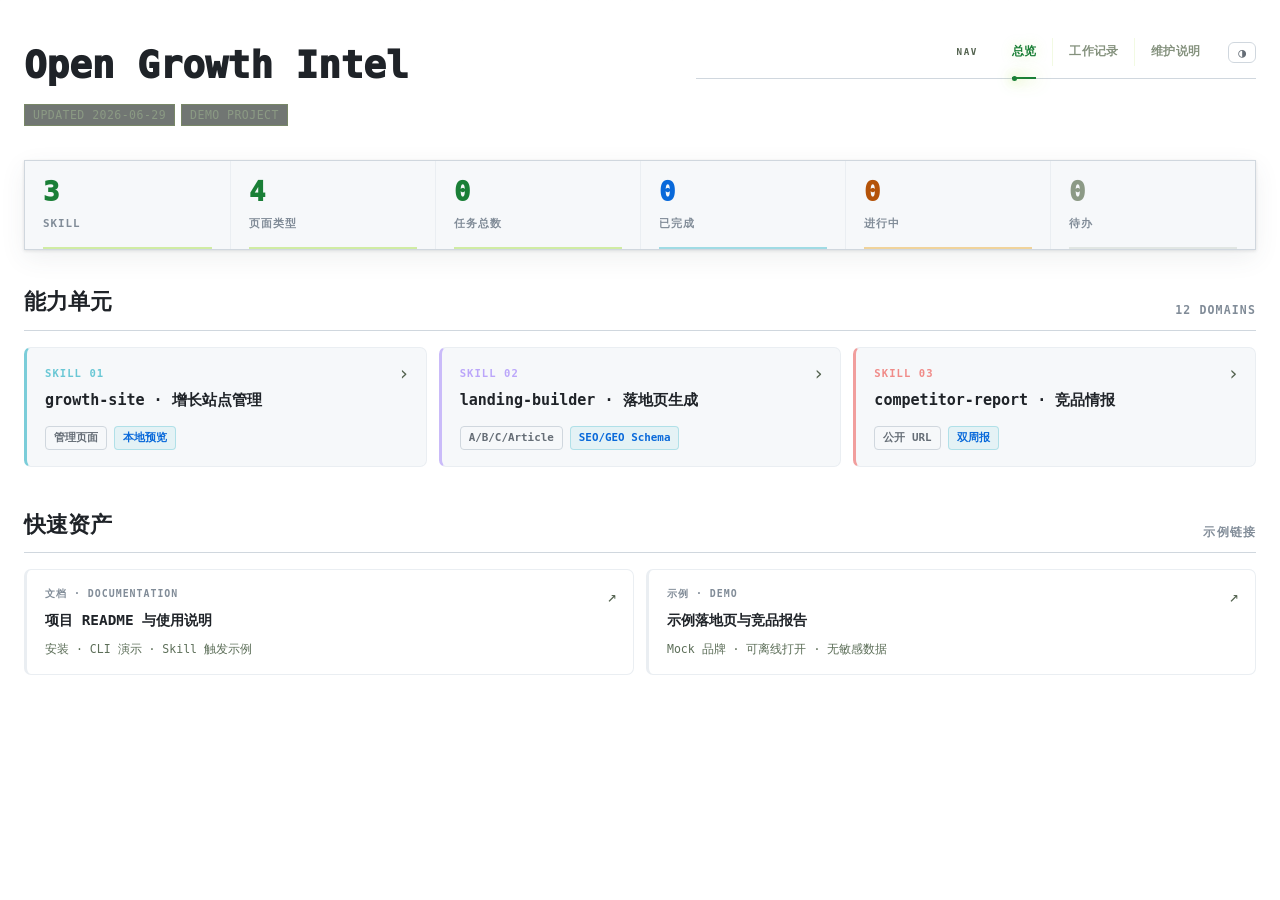
<file: site/index.html>
<!DOCTYPE html>
<html lang="zh-CN">
<head>
<meta charset="utf-8">
<meta name="viewport" content="width=device-width, initial-scale=1">
<title>Open Growth Intel</title>
<script>document.documentElement.setAttribute('data-theme',localStorage.getItem('theme')||(window.matchMedia('(prefers-color-scheme:light)').matches?'light':'dark'));</script>
<link rel="stylesheet" href="assets/css/main.css">
</head>
<body>

  <div class="header-bar">
    <div class="brand">
      <h1>Open Growth Intel</h1>
      <div class="sub"><span>Updated 2026-06-29</span><span>Demo Project</span></div>
    </div>
    <nav class="nav-links">
      <a href="index.html" class="active">总览</a>
      <a href="worklog.html">工作记录</a>
      <a href="maintenance.html">维护说明</a>
      <button id="theme-toggle" onclick="toggleTheme()" title="切换亮/暗色">☀</button>
    </nav>
  </div>

  <div class="stats-bar">
    <div class="stat-pill highlight"><div class="num">3</div><div class="lbl">Skill</div></div>
    <div class="stat-pill highlight"><div class="num">4</div><div class="lbl">页面类型</div></div>
    <div class="stat-pill highlight"><div class="num">0</div><div class="lbl">任务总数</div></div>
    <div class="stat-pill s-done"><div class="num">0</div><div class="lbl">已完成</div></div>
    <div class="stat-pill s-doing"><div class="num">0</div><div class="lbl">进行中</div></div>
    <div class="stat-pill s-todo"><div class="num">0</div><div class="lbl">待办</div></div>
  </div>

  <div class="section-hd"><h2>能力单元</h2></div>
  <div class="domain-grid">

    <a class="domain-card c-teal" href="#">
      <div class="domain-eyebrow">Skill 01</div>
      <div class="domain-title">growth-site · 增长站点管理</div>
      <div class="domain-metrics">
        <span class="metric m-total">管理页面</span>
        <span class="metric m-done">本地预览</span>
      </div>
    </a>

    <a class="domain-card c-violet" href="#">
      <div class="domain-eyebrow">Skill 02</div>
      <div class="domain-title">landing-builder · 落地页生成</div>
      <div class="domain-metrics">
        <span class="metric m-total">A/B/C/Article</span>
        <span class="metric m-done">SEO/GEO Schema</span>
      </div>
    </a>

    <a class="domain-card c-coral" href="#">
      <div class="domain-eyebrow">Skill 03</div>
      <div class="domain-title">competitor-report · 竞品情报</div>
      <div class="domain-metrics">
        <span class="metric m-total">公开 URL</span>
        <span class="metric m-done">双周报</span>
      </div>
    </a>

  </div>

  <div class="assets-hd"><h2>快速资产</h2><span>示例链接</span></div>
  <div class="asset-grid">
    <a class="asset-card" href="https://example.com/docs" target="_blank" rel="noopener">
      <div class="asset-eyebrow">文档 · Documentation</div>
      <div class="asset-title">项目 README 与使用说明</div>
      <div class="asset-meta">安装 · CLI 演示 · Skill 触发示例</div>
    </a>
    <a class="asset-card" href="https://example.com/demo" target="_blank" rel="noopener">
      <div class="asset-eyebrow">示例 · Demo</div>
      <div class="asset-title">示例落地页与竞品报告</div>
      <div class="asset-meta">Mock 品牌 · 可离线打开 · 无敏感数据</div>
    </a>
  </div>

<script src="assets/js/theme.js"></script>
</body>
</html>
</file>
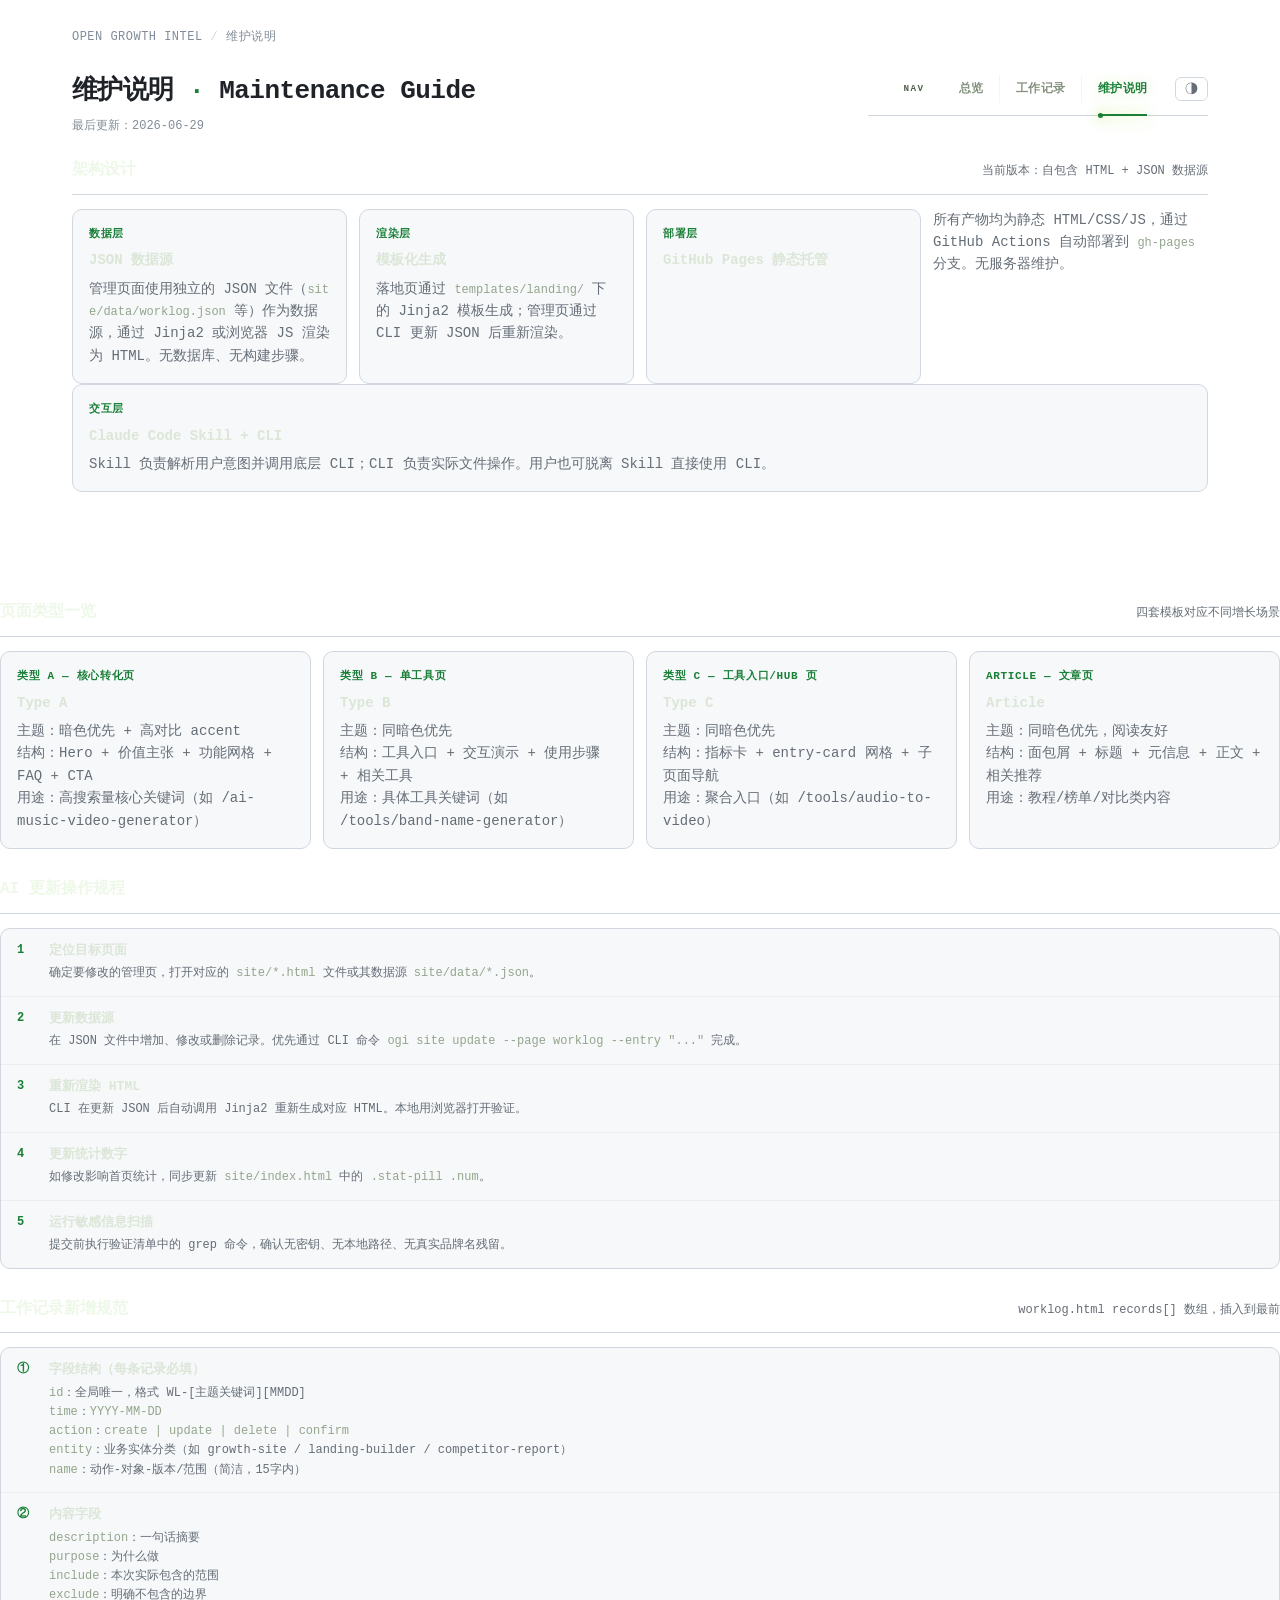
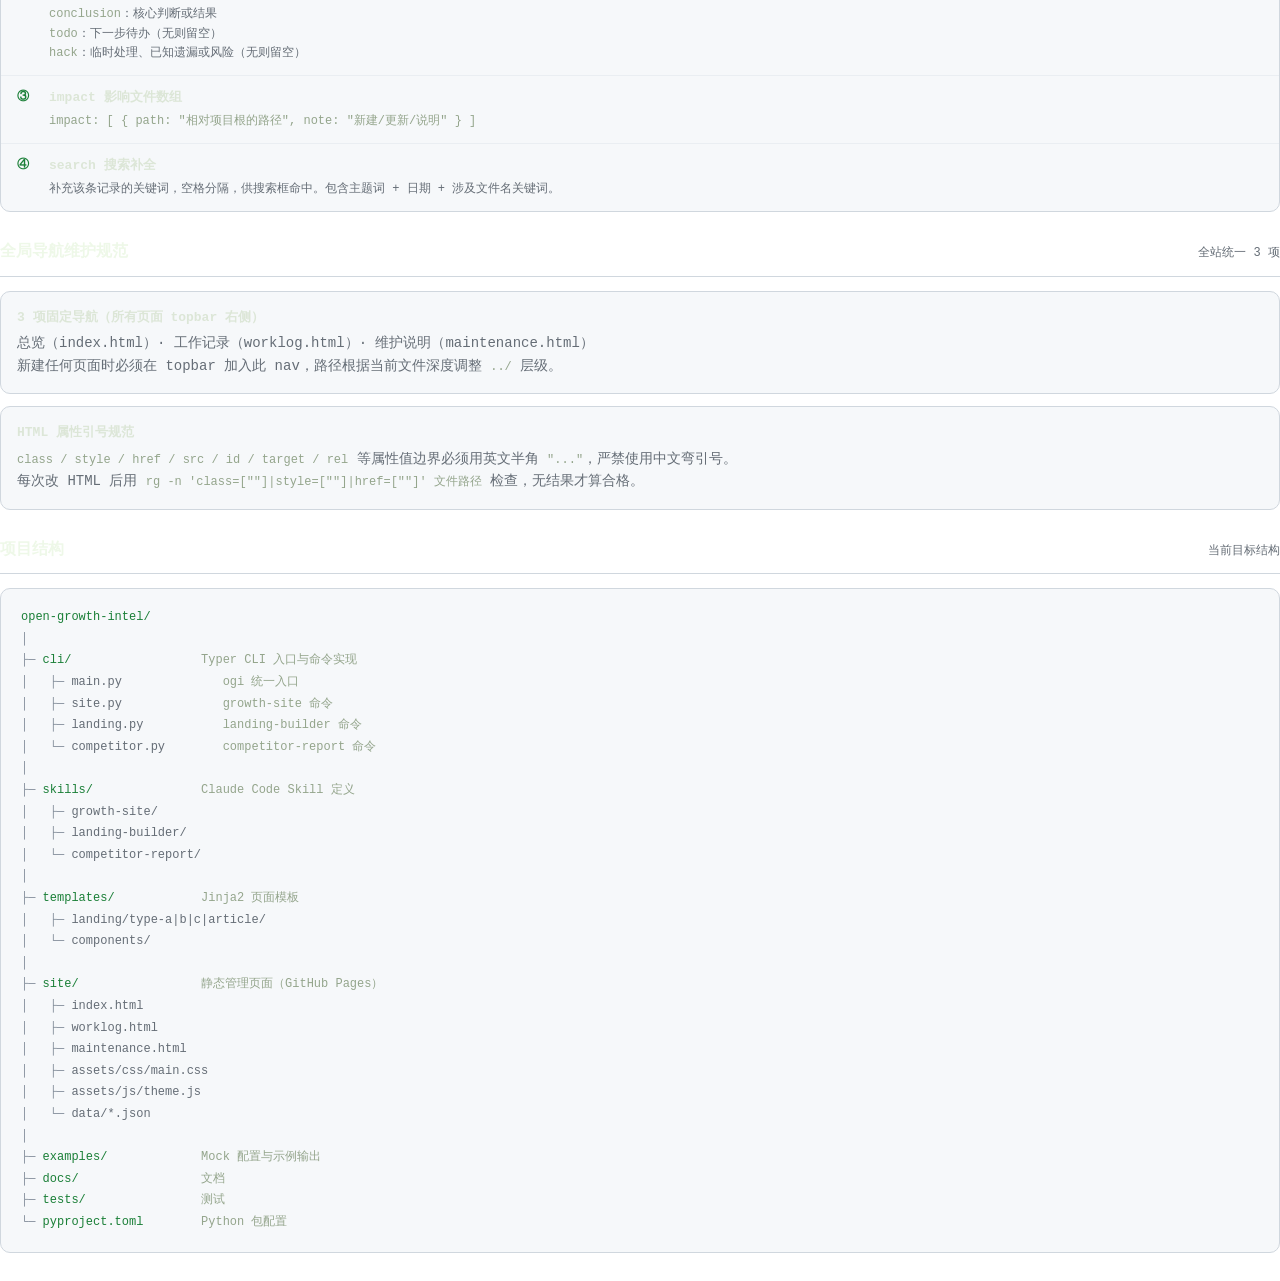
<file: site/maintenance.html>
<!DOCTYPE html>
<html lang="zh-CN">
<head>
<meta charset="utf-8">
<meta name="viewport" content="width=device-width, initial-scale=1">
<title>维护说明 — Open Growth Intel</title>
<style>
:root { --bg:#050b07; --bg-grid:rgba(155,220,42,.045); --panel:#0b140e; --panel2:#0f1b13; --line:#213124; --line-soft:#17231a; --text:#dce6d7; --muted:#788574; --faint:#4d5a4b; --green:#9bdc2a; --green-soft:rgba(155,220,42,.08); }
[data-theme="light"]{--bg:#ffffff;--bg-grid:rgba(26,127,55,.025);--panel:#f6f8fa;--panel2:#eaeef2;--line:#d0d7de;--line-soft:#eaeef2;--text:#1f2328;--muted:#656d76;--faint:#818c98;--green:#1a7f37;--green-soft:rgba(26,127,55,.08);}
[data-theme="light"] body{background:var(--bg);}
[data-theme="light"] body::before{opacity:.1;}
[data-theme="light"] .header h1{color:var(--text);text-shadow:none;}
[data-theme="light"] .nav-links{border-bottom-color:var(--line);background:none;}
#theme-toggle{background:none;border:1px solid var(--line);color:var(--muted);cursor:pointer;border-radius:6px;padding:2px 9px;font-size:13px;font-family:inherit;transition:all .12s;margin-left:12px;flex-shrink:0;align-self:center;}
#theme-toggle:hover{border-color:var(--green);color:var(--green);}
* { box-sizing:border-box; margin:0; padding:0; }
html { background:var(--bg); overscroll-behavior:none; }
body { font-family:ui-monospace,SFMono-Regular,Menlo,Consolas,'PingFang SC',monospace; background:radial-gradient(circle at 18% -10%,rgba(155,220,42,.09),transparent 32%),linear-gradient(180deg,#07100a 0%,var(--bg) 38%,#030604 100%); color:var(--text); font-size:14px; line-height:1.6; min-height:100vh; }
body::before { content:""; position:fixed; inset:0; pointer-events:none; background-image:linear-gradient(var(--bg-grid) 1px,transparent 1px),linear-gradient(90deg,var(--bg-grid) 1px,transparent 1px); background-size:42px 42px; mask-image:linear-gradient(180deg,rgba(0,0,0,.8),rgba(0,0,0,.18)); }
a { color:var(--green); text-decoration:none; } a:hover { text-decoration:underline; text-underline-offset:3px; opacity:.9; }
.page { max-width:1200px; margin:0 auto; padding:28px 32px 80px; position:relative; z-index:1; }
.topbar { display:flex; align-items:center; gap:8px; margin-bottom:24px; font-size:12px; color:var(--faint); text-transform:uppercase; letter-spacing:.04em; }
.topbar a { color:var(--faint); } .topbar a:hover { color:var(--green); } .sep { color:var(--line); }
.header{display:grid;grid-template-columns:minmax(280px,1fr) minmax(340px,auto);gap:28px;align-items:start;margin-bottom:22px;}
.header h1 { font-size:26px; font-weight:900; letter-spacing:-0.02em; margin-bottom:4px; color:#eef8e8; text-shadow:0 0 26px rgba(155,220,42,.1); }
.header h1 span { color:var(--green); }
.sub { color:var(--faint); font-size:12px; }
.nav-links{display:flex;flex-wrap:wrap;gap:0;justify-content:flex-end;align-self:start;margin-top:4px;padding:0 0 12px;background:linear-gradient(90deg,transparent,rgba(155,220,42,.035) 42%,rgba(155,220,42,.018) 74%,transparent);border-bottom:1px solid rgba(155,220,42,.18);}
.nav-links::before{content:"NAV";align-self:center;margin-right:18px;color:#53624f;font-size:.58rem;font-weight:900;letter-spacing:.16em;}
.nav-links a{position:relative;display:inline-flex;align-items:center;min-height:28px;padding:0 16px;color:#84917d;font-size:.74rem;font-weight:850;white-space:nowrap;letter-spacing:.02em;transition:color .14s,text-shadow .14s;}
.nav-links a+a{border-left:1px solid rgba(155,220,42,.13);}
.nav-links a::before{content:"";position:absolute;left:16px;right:16px;bottom:-13px;height:1px;background:transparent;transition:background .14s,box-shadow .14s,height .14s;}
.nav-links a::after{content:"";position:absolute;left:16px;bottom:-15px;width:5px;height:5px;border-radius:999px;background:rgba(155,220,42,0);transition:background .14s,box-shadow .14s;}
.nav-links a:hover{color:#e6f1df;text-decoration:none;opacity:1;text-shadow:0 0 10px rgba(155,220,42,.16);}
.nav-links a:hover::before{background:rgba(155,220,42,.28);}
.nav-links a.active{color:var(--green);font-weight:950;text-shadow:0 0 14px rgba(155,220,42,.26);}
.nav-links a.active::before{height:2px;background:var(--green);box-shadow:0 0 16px rgba(155,220,42,.7);}
.nav-links a.active::after{background:var(--green);box-shadow:0 0 12px rgba(155,220,42,.72);}
@media(max-width:900px){.header{grid-template-columns:1fr;}.nav-links{justify-content:flex-start;margin-top:8px;}}
.section-block { margin-bottom:28px; }
.section-hd { display:flex; align-items:baseline; justify-content:space-between; margin-bottom:14px; padding-bottom:10px; border-bottom:1px solid var(--line); }
.section-hd h2 { font-size:16px; font-weight:900; color:#eef8e8; }
.section-hd .note { font-size:12px; color:var(--muted); }
.card-grid { display:grid; grid-template-columns:repeat(auto-fit,minmax(240px,1fr)); gap:12px; }
.card { background:var(--panel); border:1px solid var(--line); border-radius:10px; padding:16px; }
.card h3 { font-size:14px; font-weight:700; margin-bottom:6px; color:#dce6d7; }
.eyebrow { font-size:11px; letter-spacing:.06em; text-transform:uppercase; color:var(--green); font-weight:700; margin-bottom:6px; }
.muted { color:var(--muted); }
.mono { font-family:ui-monospace,Menlo,monospace; font-size:12px; word-break:break-all; color:#94a58c; }
.stack { display:grid; gap:12px; }
.stack .card h3 { font-size:13px; margin-bottom:4px; }
.rule-box { background:var(--panel); border:1px solid var(--line); border-radius:10px; overflow:hidden; margin-bottom:12px; }
.rule-row { display:flex; align-items:flex-start; gap:12px; padding:12px 16px; border-bottom:1px solid var(--line-soft); }
.rule-row:last-child { border-bottom:none; }
.rule-num { font-size:12px; font-weight:700; color:var(--green); min-width:20px; }
.rule-body h4 { font-size:13px; font-weight:700; margin-bottom:3px; color:#dce6d7; }
.rule-body p { font-size:12px; color:var(--muted); }
.tree { font-family:ui-monospace,Menlo,monospace; font-size:12px; line-height:1.8; color:var(--muted); background:var(--panel); border:1px solid var(--line); border-radius:10px; padding:18px 20px; overflow-x:auto; white-space:pre; }
.tree .hi { color:var(--green); }
.tree .dim { color:var(--faint); }
.tree .label { color:#94a58c; }
</style>
<script>document.documentElement.setAttribute('data-theme',localStorage.getItem('theme')||(window.matchMedia('(prefers-color-scheme:light)').matches?'light':'dark'));</script>
</head>
<body>
<div class="page">
  <div class="topbar"><a href="index.html">Open Growth Intel</a><span class="sep">/</span><span>维护说明</span></div>
  <div class="header">
    <div>
      <h1>维护说明 <span>·</span> Maintenance Guide</h1>
      <div class="sub">最后更新：2026-06-29</div>
    </div>
    <nav class="nav-links">
      <a href="index.html">总览</a>
      <a href="worklog.html">工作记录</a>
      <a href="maintenance.html" class="active">维护说明</a>
      <button id="theme-toggle" onclick="toggleTheme()" title="切换亮/暗色">☀</button>
    </nav>
  </div>

  <div class="section-block">
    <div class="section-hd"><h2>架构设计</h2><span class="note">当前版本：自包含 HTML + JSON 数据源</span></div>
    <div class="card-grid">
      <div class="card">
        <div class="eyebrow">数据层</div>
        <h3>JSON 数据源</h3>
        <div class="muted">管理页面使用独立的 JSON 文件（<span class="mono">site/data/worklog.json</span> 等）作为数据源，通过 Jinja2 或浏览器 JS 渲染为 HTML。无数据库、无构建步骤。</div>
      </div>
      <div class="card">
        <div class="eyebrow">渲染层</div>
        <h3>模板化生成</h3>
        <div class="muted">落地页通过 <span class="mono">templates/landing/</span> 下的 Jinja2 模板生成；管理页通过 CLI 更新 JSON 后重新渲染。</div>
      </div>
      <div class="card">
        <div class="eyebrow">部署层</div>
        <h3>GitHub Pages 静态托管</div>
        <div class="muted">所有产物均为静态 HTML/CSS/JS，通过 GitHub Actions 自动部署到 <span class="mono">gh-pages</span> 分支。无服务器维护。</div>
      </div>
      <div class="card">
        <div class="eyebrow">交互层</div>
        <h3>Claude Code Skill + CLI</h3>
        <div class="muted">Skill 负责解析用户意图并调用底层 CLI；CLI 负责实际文件操作。用户也可脱离 Skill 直接使用 CLI。</div>
      </div>
    </div>
  </div>

  <div class="section-block">
    <div class="section-hd"><h2>页面类型一览</h2><span class="note">四套模板对应不同增长场景</span></div>
    <div class="card-grid">
      <div class="card">
        <div class="eyebrow">类型 A — 核心转化页</div>
        <h3>Type A</h3>
        <div class="muted">主题：暗色优先 + 高对比 accent<br>
        结构：Hero + 价值主张 + 功能网格 + FAQ + CTA<br>
        用途：高搜索量核心关键词（如 /ai-music-video-generator）</div>
      </div>
      <div class="card">
        <div class="eyebrow">类型 B — 单工具页</div>
        <h3>Type B</h3>
        <div class="muted">主题：同暗色优先<br>
        结构：工具入口 + 交互演示 + 使用步骤 + 相关工具<br>
        用途：具体工具关键词（如 /tools/band-name-generator）</div>
      </div>
      <div class="card">
        <div class="eyebrow">类型 C — 工具入口/Hub 页</div>
        <h3>Type C</h3>
        <div class="muted">主题：同暗色优先<br>
        结构：指标卡 + entry-card 网格 + 子页面导航<br>
        用途：聚合入口（如 /tools/audio-to-video）</div>
      </div>
      <div class="card">
        <div class="eyebrow">Article — 文章页</div>
        <h3>Article</h3>
        <div class="muted">主题：同暗色优先，阅读友好<br>
        结构：面包屑 + 标题 + 元信息 + 正文 + 相关推荐<br>
        用途：教程/榜单/对比类内容</div>
      </div>
    </div>
  </div>

  <div class="section-block">
    <div class="section-hd"><h2>AI 更新操作规程</h2></div>
    <div class="rule-box">
      <div class="rule-row">
        <span class="rule-num">1</span>
        <div class="rule-body">
          <h4>定位目标页面</h4>
          <p>确定要修改的管理页，打开对应的 <span class="mono">site/*.html</span> 文件或其数据源 <span class="mono">site/data/*.json</span>。</p>
        </div>
      </div>
      <div class="rule-row">
        <span class="rule-num">2</span>
        <div class="rule-body">
          <h4>更新数据源</h4>
          <p>在 JSON 文件中增加、修改或删除记录。优先通过 CLI 命令 <span class="mono">ogi site update --page worklog --entry "..."</span> 完成。</p>
        </div>
      </div>
      <div class="rule-row">
        <span class="rule-num">3</span>
        <div class="rule-body">
          <h4>重新渲染 HTML</h4>
          <p>CLI 在更新 JSON 后自动调用 Jinja2 重新生成对应 HTML。本地用浏览器打开验证。</p>
        </div>
      </div>
      <div class="rule-row">
        <span class="rule-num">4</span>
        <div class="rule-body">
          <h4>更新统计数字</h4>
          <p>如修改影响首页统计，同步更新 <span class="mono">site/index.html</span> 中的 <span class="mono">.stat-pill .num</span>。</p>
        </div>
      </div>
      <div class="rule-row">
        <span class="rule-num">5</span>
        <div class="rule-body">
          <h4>运行敏感信息扫描</h4>
          <p>提交前执行验证清单中的 grep 命令，确认无密钥、无本地路径、无真实品牌名残留。</p>
        </div>
      </div>
    </div>
  </div>

  <div class="section-block">
    <div class="section-hd"><h2>工作记录新增规范</h2><span class="note">worklog.html records[] 数组，插入到最前</span></div>
    <div class="rule-box">
      <div class="rule-row">
        <span class="rule-num">①</span>
        <div class="rule-body">
          <h4>字段结构（每条记录必填）</h4>
          <p><span class="mono">id</span>：全局唯一，格式 WL-[主题关键词][MMDD]<br>
          <span class="mono">time</span>：<span class="mono">YYYY-MM-DD</span><br>
          <span class="mono">action</span>：<span class="mono">create | update | delete | confirm</span><br>
          <span class="mono">entity</span>：业务实体分类（如 growth-site / landing-builder / competitor-report）<br>
          <span class="mono">name</span>：动作-对象-版本/范围（简洁，15字内）</p>
        </div>
      </div>
      <div class="rule-row">
        <span class="rule-num">②</span>
        <div class="rule-body">
          <h4>内容字段</h4>
          <p><span class="mono">description</span>：一句话摘要<br>
          <span class="mono">purpose</span>：为什么做<br>
          <span class="mono">include</span>：本次实际包含的范围<br>
          <span class="mono">exclude</span>：明确不包含的边界<br>
          <span class="mono">conclusion</span>：核心判断或结果<br>
          <span class="mono">todo</span>：下一步待办（无则留空）<br>
          <span class="mono">hack</span>：临时处理、已知遗漏或风险（无则留空）</p>
        </div>
      </div>
      <div class="rule-row">
        <span class="rule-num">③</span>
        <div class="rule-body">
          <h4>impact 影响文件数组</h4>
          <p><span class="mono">impact: [ { path: "相对项目根的路径", note: "新建/更新/说明" } ]</span></p>
        </div>
      </div>
      <div class="rule-row">
        <span class="rule-num">④</span>
        <div class="rule-body">
          <h4>search 搜索补全</h4>
          <p>补充该条记录的关键词，空格分隔，供搜索框命中。包含主题词 + 日期 + 涉及文件名关键词。</p>
        </div>
      </div>
    </div>
  </div>

  <div class="section-block">
    <div class="section-hd"><h2>全局导航维护规范</h2><span class="note">全站统一 3 项</span></div>
    <div class="stack">
      <div class="card">
        <h3>3 项固定导航（所有页面 topbar 右侧）</h3>
        <div class="muted">总览（index.html）· 工作记录（worklog.html）· 维护说明（maintenance.html）<br>
        新建任何页面时必须在 topbar 加入此 nav，路径根据当前文件深度调整 <span class="mono">../</span> 层级。</div>
      </div>
      <div class="card">
        <h3>HTML 属性引号规范</h3>
        <div class="muted">
          <span class="mono">class / style / href / src / id / target / rel</span> 等属性值边界必须用英文半角 <span class="mono">"..."</span>，严禁使用中文弯引号。<br>
          每次改 HTML 后用 <span class="mono">rg -n 'class=[""]|style=[""]|href=[""]' 文件路径</span> 检查，无结果才算合格。
        </div>
      </div>
    </div>
  </div>

  <div class="section-block">
    <div class="section-hd"><h2>项目结构</h2><span class="note">当前目标结构</span></div>
    <pre class="tree"><span class="hi">open-growth-intel/</span>
<span class="dim">│</span>
<span class="dim">├─</span> <span class="hi">cli/</span>                  <span class="label">Typer CLI 入口与命令实现</span>
<span class="dim">│   ├─</span> main.py              <span class="label">ogi 统一入口</span>
<span class="dim">│   ├─</span> site.py              <span class="label">growth-site 命令</span>
<span class="dim">│   ├─</span> landing.py           <span class="label">landing-builder 命令</span>
<span class="dim">│   └─</span> competitor.py        <span class="label">competitor-report 命令</span>
<span class="dim">│</span>
<span class="dim">├─</span> <span class="hi">skills/</span>               <span class="label">Claude Code Skill 定义</span>
<span class="dim">│   ├─</span> growth-site/
<span class="dim">│   ├─</span> landing-builder/
<span class="dim">│   └─</span> competitor-report/
<span class="dim">│</span>
<span class="dim">├─</span> <span class="hi">templates/</span>            <span class="label">Jinja2 页面模板</span>
<span class="dim">│   ├─</span> landing/type-a|b|c|article/
<span class="dim">│   └─</span> components/
<span class="dim">│</span>
<span class="dim">├─</span> <span class="hi">site/</span>                 <span class="label">静态管理页面（GitHub Pages）</span>
<span class="dim">│   ├─</span> index.html
<span class="dim">│   ├─</span> worklog.html
<span class="dim">│   ├─</span> maintenance.html
<span class="dim">│   ├─</span> assets/css/main.css
<span class="dim">│   ├─</span> assets/js/theme.js
<span class="dim">│   └─</span> data/*.json
<span class="dim">│</span>
<span class="dim">├─</span> <span class="hi">examples/</span>             <span class="label">Mock 配置与示例输出</span>
<span class="dim">├─</span> <span class="hi">docs/</span>                 <span class="label">文档</span>
<span class="dim">├─</span> <span class="hi">tests/</span>                <span class="label">测试</span>
<span class="dim">└─</span> <span class="hi">pyproject.toml</span>        <span class="label">Python 包配置</span></pre>
  </div>

</div>
<script src="assets/js/theme.js"></script>
</body>
</html>
</file>
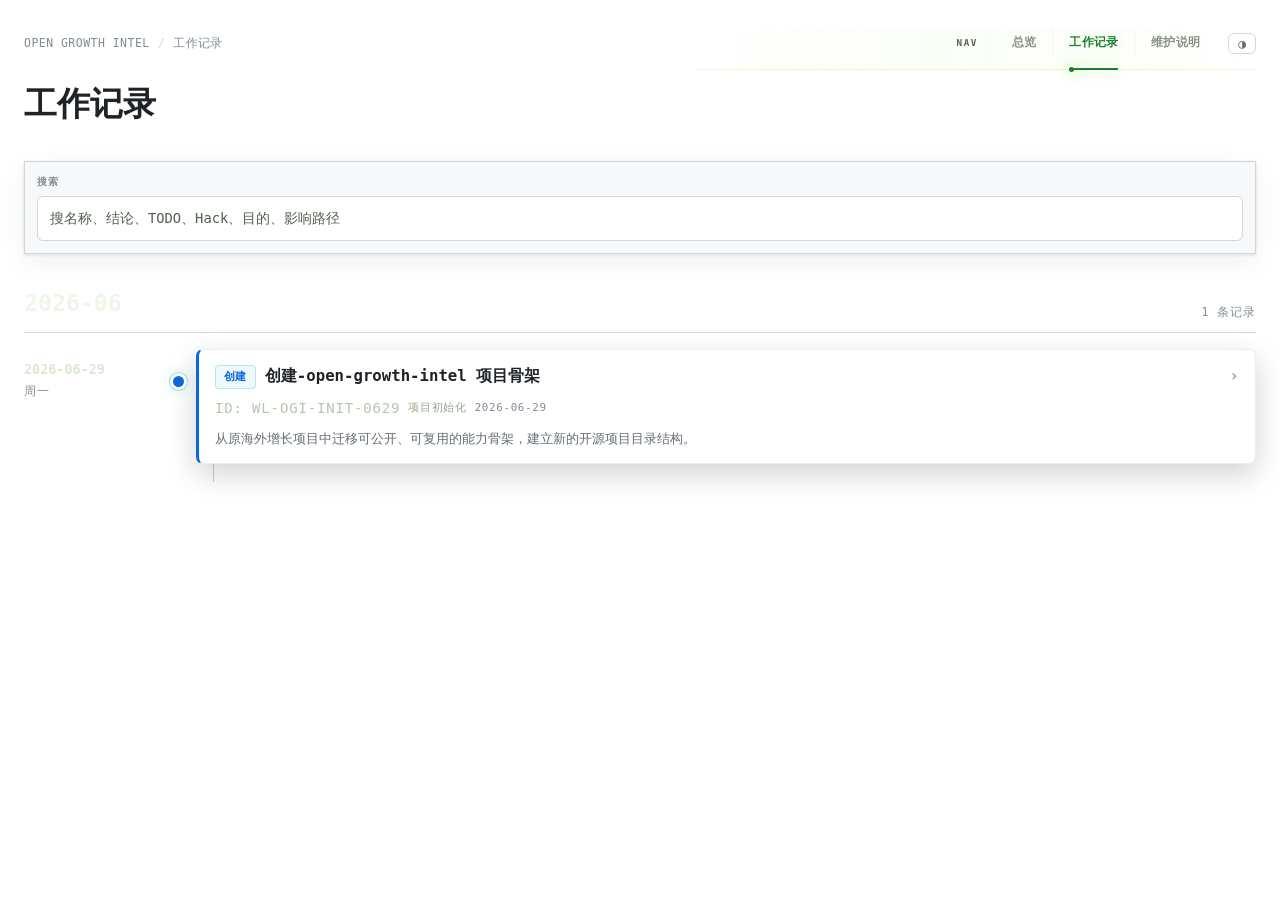
<file: site/worklog.html>
<!DOCTYPE html>
<html lang="zh-CN">
<head>
<meta charset="utf-8">
<meta name="viewport" content="width=device-width, initial-scale=1">
<title>工作记录 — Open Growth Intel</title>
<link rel="icon" href="data:,">
<script>document.documentElement.setAttribute('data-theme',localStorage.getItem('theme')||(window.matchMedia('(prefers-color-scheme:light)').matches?'light':'dark'));</script>
<style>
:root{--bg:#050b07;--bg-grid:rgba(142,211,32,.045);--panel:#0b140e;--panel-2:#0f1b13;--panel-3:#111f16;--line:#213124;--line-soft:#17231a;--text:#dce6d7;--muted:#788574;--faint:#4d5a4b;--green:#9bdc2a;--green-soft:rgba(155,220,42,.14);--create:#39b7c8;--amber:#e6a72a;--red:#ef6f6c;--violet:#a98cf7;--shadow:0 18px 60px rgba(0,0,0,.32)}
[data-theme="light"]{--bg:#ffffff;--bg-grid:rgba(26,127,55,.025);--panel:#f6f8fa;--panel-2:#eaeef2;--panel-3:#dde3ea;--line:#d0d7de;--line-soft:#eaeef2;--text:#1f2328;--muted:#656d76;--faint:#818c98;--green:#1a7f37;--green-soft:rgba(26,127,55,.1);--create:#0969da;--amber:#b45309;--red:#cf222e;--violet:#8250df;--shadow:0 1px 3px rgba(31,35,40,.12),0 8px 24px rgba(66,74,83,.08);}
[data-theme="light"] body{background:var(--bg);}
[data-theme="light"] body::before{opacity:.1;}
[data-theme="light"] .header h1{color:var(--text);text-shadow:none;}
[data-theme="light"] .panel{background:var(--panel);border-color:var(--line);}
[data-theme="light"] .field input,[data-theme="light"] .field select{background:var(--bg);color:var(--text);border-color:var(--line);}
[data-theme="light"] .record-item{background:var(--bg);border-color:var(--line-soft);}
[data-theme="light"] .record-item:hover{background:var(--panel);border-color:var(--line);box-shadow:0 4px 16px rgba(31,35,40,.08);}
[data-theme="light"] .record-item[open]{background:var(--panel);border-color:rgba(26,127,55,.3);box-shadow:0 0 0 1px rgba(26,127,55,.12),0 8px 24px rgba(31,35,40,.08);}
[data-theme="light"] .record-item[open] summary{background:rgba(26,127,55,.04);}
[data-theme="light"] .record-body{background:var(--panel);border-top-color:var(--line-soft);}
[data-theme="light"] .detail-row{background:var(--bg);border-color:var(--line-soft);}
[data-theme="light"] .detail-label{background:var(--panel);}
[data-theme="light"] .record-title h3{color:var(--text);}
[data-theme="light"] .detail-value{color:var(--text);}
[data-theme="light"] .record-desc{color:var(--muted);}
[data-theme="light"] .record-item::before{border-color:var(--bg);}
[data-theme="light"] .empty-state{background:var(--panel);border-color:var(--line);}
[data-theme="light"] .date-line::before{background:rgba(26,127,55,.3);}
#theme-toggle{background:none;border:1px solid var(--line);color:var(--muted);cursor:pointer;border-radius:6px;padding:2px 9px;font-size:13px;font-family:inherit;transition:all .12s;margin-left:12px;flex-shrink:0;align-self:center;}
#theme-toggle:hover{border-color:var(--green);color:var(--green);}
*{box-sizing:border-box;margin:0;padding:0}
html{background:var(--bg);overscroll-behavior:none;}
body{background:radial-gradient(circle at 18% -10%,rgba(155,220,42,.09),transparent 32%),linear-gradient(180deg,#07100a 0%,var(--bg) 38%,#030604 100%);color:var(--text);font-family:ui-monospace,SFMono-Regular,Menlo,Consolas,'PingFang SC',monospace;min-height:100vh;padding:34px 24px 48px;font-size:14px;line-height:1.65;}
body::before{content:"";position:fixed;inset:0;pointer-events:none;background-image:linear-gradient(var(--bg-grid) 1px,transparent 1px),linear-gradient(90deg,var(--bg-grid) 1px,transparent 1px);background-size:42px 42px;mask-image:linear-gradient(180deg,rgba(0,0,0,.8),rgba(0,0,0,.18));}
a{color:var(--green);text-decoration:none;}a:hover{text-decoration:underline;text-underline-offset:3px;opacity:.9;}
.topbar,.header,.panel,.timeline-wrap{position:relative;z-index:1;width:100%;margin-left:auto;margin-right:auto;}
.topbar{font-size:.72rem;color:var(--faint);margin-bottom:24px;display:flex;align-items:center;gap:8px;text-transform:uppercase;letter-spacing:.04em;}
.topbar a{color:var(--faint);}.topbar a:hover{color:var(--green);}
.sep{color:var(--line);}
.header{display:grid;grid-template-columns:minmax(320px,1fr) minmax(560px,auto);gap:28px;align-items:start;margin-bottom:22px;}
.header h1{font-size:2.05rem;font-weight:900;letter-spacing:0;margin-bottom:8px;color:#eef8e8;text-shadow:0 0 26px rgba(155,220,42,.16);}
.sub{display:none;}
.nav-links{display:flex;flex-wrap:wrap;gap:0;justify-content:flex-end;align-self:start;margin-top:-48px;padding:0 0 12px;background:linear-gradient(90deg,transparent,rgba(155,220,42,.035) 42%,rgba(155,220,42,.018) 74%,transparent);border-bottom:1px solid rgba(155,220,42,.18);}
.nav-links::before{content:"NAV";align-self:center;margin-right:18px;color:#53624f;font-size:.58rem;font-weight:900;letter-spacing:.16em;}
.nav-links a{position:relative;display:inline-flex;align-items:center;min-height:28px;padding:0 16px;color:#84917d;font-size:.74rem;font-weight:850;white-space:nowrap;letter-spacing:.02em;transition:color .14s,text-shadow .14s;}
.nav-links a + a{border-left:1px solid rgba(155,220,42,.13);}
.nav-links a::before{content:"";position:absolute;left:16px;right:16px;bottom:-13px;height:1px;background:transparent;transition:background .14s,box-shadow .14s,height .14s;}
.nav-links a::after{content:"";position:absolute;left:16px;bottom:-15px;width:5px;height:5px;border-radius:999px;background:rgba(155,220,42,0);transition:background .14s,box-shadow .14s;}
.nav-links a:hover{color:#e6f1df;text-decoration:none;opacity:1;text-shadow:0 0 10px rgba(155,220,42,.16);}
.nav-links a:hover::before{background:rgba(155,220,42,.28);}
.nav-links a.current{color:var(--green);font-weight:950;text-shadow:0 0 14px rgba(155,220,42,.26);}
.nav-links a.current::before{height:2px;background:var(--green);box-shadow:0 0 16px rgba(155,220,42,.7);}
.nav-links a.current::after{background:var(--green);box-shadow:0 0 12px rgba(155,220,42,.72);}
.panel{background:linear-gradient(180deg,rgba(15,27,19,.96),rgba(8,15,10,.96));border:1px solid var(--line);box-shadow:var(--shadow);}
.toolbar{display:grid;grid-template-columns:1fr;gap:10px;padding:12px;margin-bottom:28px;}
.toolbar .field:nth-child(n+2){display:none;}
.field{display:flex;flex-direction:column;gap:6px;}
.field label{font-size:.62rem;text-transform:uppercase;letter-spacing:.1em;color:var(--faint);font-weight:900;}
.field input,.field select{width:100%;padding:10px 12px;border:1px solid var(--line);border-radius:6px;background:#08100b;color:var(--text);font:inherit;font-size:.78rem;min-height:40px;}
.field input{font-size:.86rem;background:linear-gradient(90deg,#071009,#0c1710);}
.field input::placeholder{color:#52604f;}
.field input:focus,.field select:focus{outline:2px solid rgba(155,220,42,.2);outline-offset:1px;border-color:rgba(155,220,42,.62);box-shadow:0 0 0 3px rgba(155,220,42,.08);}
.timeline-wrap{padding:2px 0 0;}
.month-block{margin-bottom:34px;}
.month-header{display:flex;align-items:end;justify-content:space-between;gap:16px;margin-bottom:16px;padding:0 0 10px;border-bottom:1px solid var(--line);}
.month-header h2{font-size:1.45rem;letter-spacing:0;color:#edf6e8;font-weight:900;}
.month-header .meta{font-size:.72rem;color:var(--faint);text-transform:uppercase;letter-spacing:.08em;}
.date-block{display:grid;grid-template-columns:150px 1fr;gap:22px;margin-bottom:18px;align-items:start;}
.date-aside{position:sticky;top:86px;padding:10px 0 0;}
.date-day{font-size:.84rem;font-weight:900;color:#dbe8d4;}
.date-week{font-size:.72rem;color:var(--faint);text-transform:uppercase;letter-spacing:.08em;}
.date-line{position:relative;min-width:0;}
.date-line::before{content:"";position:absolute;left:17px;top:2px;bottom:-18px;width:1px;background:linear-gradient(180deg,rgba(155,220,42,.42),rgba(33,49,36,.12));}
.record-list{display:grid;gap:11px;min-width:0;}
.record-item{position:relative;min-width:0;background:linear-gradient(180deg,rgba(13,24,17,.98),rgba(9,17,12,.98));border:1px solid var(--line-soft);border-left:3px solid var(--green);border-radius:7px;overflow:visible;box-shadow:0 10px 30px rgba(0,0,0,.18);transition:border-color .16s ease,box-shadow .16s ease,background .16s ease,transform .16s ease;}
.record-item:hover{transform:translateY(-1px);border-color:#304332;box-shadow:0 16px 40px rgba(0,0,0,.28);}
.record-item::before{content:"";position:absolute;left:-29px;top:23px;width:11px;height:11px;border-radius:999px;border:3px solid var(--bg);background:var(--green);box-shadow:0 0 0 1px rgba(155,220,42,.45),0 0 14px rgba(155,220,42,.25);}
.record-item.create{border-left-color:var(--create);}
.record-item.update{border-left-color:var(--amber);}
.record-item.delete{border-left-color:var(--red);}
.record-item.confirm{border-left-color:var(--violet);}
.record-item.create::before{background:var(--create);box-shadow:0 0 0 1px rgba(57,183,200,.45),0 0 14px rgba(57,183,200,.24);}
.record-item.update::before{background:var(--amber);box-shadow:0 0 0 1px rgba(230,167,42,.45),0 0 14px rgba(230,167,42,.25);}
.record-item.delete::before{background:var(--red);box-shadow:0 0 0 1px rgba(239,111,108,.45),0 0 14px rgba(239,111,108,.22);}
.record-item.confirm::before{background:var(--violet);box-shadow:0 0 0 1px rgba(169,140,247,.45),0 0 14px rgba(169,140,247,.22);}
.record-item summary{list-style:none;cursor:pointer;padding:15px 16px 14px;}
.record-item summary::-webkit-details-marker{display:none;}
.record-item[open]{border-color:rgba(155,220,42,.52);box-shadow:0 0 0 1px rgba(155,220,42,.15),0 22px 70px rgba(0,0,0,.34),inset 0 1px 0 rgba(230,248,210,.05);background:linear-gradient(180deg,#102016 0%,#0b1510 100%);}
.record-item[open] summary{background:linear-gradient(90deg,rgba(155,220,42,.08),transparent 60%);}
.record-item[open] .record-desc{-webkit-line-clamp:unset;}
.record-top{display:flex;align-items:flex-start;justify-content:space-between;gap:14px;}
.record-main{min-width:0;}
.record-title{display:flex;gap:9px;align-items:flex-start;margin-bottom:8px;}
.record-title h3{font-size:.98rem;line-height:1.45;color:#eef8e8;font-weight:900;overflow-wrap:anywhere;}
.record-meta{display:flex;flex-wrap:wrap;gap:8px;align-items:center;margin-bottom:8px;}
.entity-tag,.time-tag,.id-tag{font-size:.68rem;color:var(--faint);text-transform:uppercase;letter-spacing:.06em;}
.entity-tag{color:#94a58c;}
.id-tag{color:#b5c7aa;background:transparent;border:0;font:inherit;padding:0;cursor:pointer;}
.id-tag:hover{color:var(--green);text-decoration:underline;text-underline-offset:3px;}
.id-tag.copied{color:var(--green);}
.pill{display:inline-flex;align-items:center;padding:2px 8px;border-radius:4px;font-size:.66rem;font-weight:900;border:1px solid transparent;white-space:nowrap;letter-spacing:.04em;}
.pill.create{background:rgba(57,183,200,.09);color:var(--create);border-color:rgba(57,183,200,.3);}
.pill.update{background:rgba(230,167,42,.09);color:var(--amber);border-color:rgba(230,167,42,.28);}
.pill.delete{background:rgba(239,111,108,.09);color:var(--red);border-color:rgba(239,111,108,.28);}
.pill.confirm{background:rgba(169,140,247,.09);color:var(--violet);border-color:rgba(169,140,247,.28);}
.record-time{font-size:.72rem;color:var(--faint);white-space:nowrap;padding-top:2px;}
.record-desc{color:#94a58c;font-size:.8rem;display:-webkit-box;-webkit-line-clamp:2;-webkit-box-orient:vertical;overflow:hidden;overflow-wrap:anywhere;}
.open-cue{flex:0 0 auto;color:var(--faint);font-size:1rem;line-height:1;transition:transform .16s,color .16s;padding-top:3px;}
.record-item[open] .open-cue{transform:rotate(90deg);color:var(--green);}
.record-body{padding:0 16px 16px;border-top:1px solid rgba(155,220,42,.14);background:linear-gradient(180deg,rgba(8,15,10,.2),rgba(8,15,10,.82));}
.detail-stack{display:grid;gap:10px;padding-top:14px;}
.detail-row{display:grid;grid-template-columns:150px minmax(0,1fr);border:1px solid var(--line-soft);border-radius:7px;background:rgba(17,31,22,.7);overflow:hidden;}
.detail-label{padding:13px 14px;border-right:1px solid var(--line-soft);font-size:.72rem;color:var(--faint);font-weight:900;background:rgba(5,11,7,.52);}
.detail-value{padding:13px 16px;font-size:.86rem;color:#d8e4d1;}
.impact-list{display:grid;gap:6px;}
.impact-item{display:flex;flex-wrap:wrap;gap:8px;align-items:baseline;}
.impact-list a{word-break:break-all;color:#a8b89a;}
.impact-list a:hover{color:#d8e8cc;}
.impact-note{color:var(--faint);font-size:.74rem;}
.empty-state{padding:44px 18px;text-align:center;color:var(--faint);border:1px dashed var(--line);border-radius:7px;background:rgba(11,20,14,.75);width:100%;margin:0 auto;}
@media(max-width:980px){body{padding:24px 14px 36px;}.header{grid-template-columns:1fr;}.nav-links{justify-content:flex-start;margin-top:0;}.toolbar{grid-template-columns:1fr;}.date-block{grid-template-columns:1fr;gap:10px;}.date-aside{position:relative;top:auto;display:flex;gap:10px;align-items:baseline;}.date-line{padding-left:24px;}.date-line::before{left:5px;}.record-item::before{left:-24px;}.detail-row{grid-template-columns:1fr;}.detail-label{border-right:0;border-bottom:1px solid var(--line-soft);}}
</style>
</head>
<body>
<div class="topbar">
    <a href="index.html">Open Growth Intel</a>
    <span class="sep">/</span>
    <span>工作记录</span>
  </div>

  <div class="header">
    <div>
      <h1>工作记录</h1>
      <div class="sub">当前页展示项目工作记录。每条记录按业务实体的一次有意义变更整理。</div>
    </div>
    <nav class="nav-links">
      <a href="index.html">总览</a>
      <a href="worklog.html" class="current">工作记录</a>
      <a href="maintenance.html">维护说明</a>
      <button id="theme-toggle" onclick="toggleTheme()" title="切换亮/暗色">☀</button>
    </nav>
  </div>

  <section class="panel toolbar">
    <div class="field">
      <label for="search-input">搜索</label>
      <input id="search-input" type="search" placeholder="搜名称、结论、TODO、Hack、目的、影响路径">
    </div>
    <div class="field">
      <label for="entity-filter">实体分类</label>
      <select id="entity-filter">
        <option value="">全部实体</option>
      </select>
    </div>
    <div class="field">
      <label for="action-filter">动作</label>
      <select id="action-filter">
        <option value="">全部动作</option>
        <option value="create">创建</option>
        <option value="update">更新</option>
        <option value="delete">删除</option>
        <option value="confirm">确认</option>
      </select>
    </div>
  </section>

  <div class="timeline-wrap" id="timeline"></div>

<script>
var DATA = {
  sources: [],
  /*
   * 工作记录字段规范：
   * - id: 唯一记录编号，建议格式 WL-业务缩写日期/序号。
   * - time: 记录日期，格式 YYYY-MM-DD。
   * - action: 动作类型，仅用 create / update / delete / confirm。
   * - entity: 业务实体分类，用于筛选聚合。
   * - name: 动作 + 对象 + 版本/范围，作为卡片标题。
   * - description: 一句话摘要，只写本次做了什么，不写长过程。
   * - purpose: 为什么做，解决什么业务问题。
   * - include: 本次实际包含的工作范围。
   * - exclude: 本次明确不包含的边界。
   * - conclusion: 本次产出的核心判断、结果或发现。
   * - todo: 下一步待办，必须可执行；没有就留空字符串。
   * - hack: 临时处理、绕过方案、已知遗漏或风险；没有就留空字符串。
   * - impact: 影响文件/目录/页面入口。
   * - search: 补充搜索关键词。
   */
  records: [
    {
      id: 'WL-OGI-INIT-0629',
      time: '2026-06-29',
      action: 'create',
      entity: '项目初始化',
      name: '创建-open-growth-intel 项目骨架',
      description: '从原海外增长项目中迁移可公开、可复用的能力骨架，建立新的开源项目目录结构。',
      purpose: '将增长/SEO/竞品情报能力抽象为个人可维护的开源资产，作为面试作品集。',
      include: '创建 cli/、skills/、templates/、site/、examples/、docs/、tests/ 目录；迁移 site 三页与主题系统。',
      exclude: '不迁移原始数据、付费工具导出、真实竞品报告、内部财务/品牌信息。',
      conclusion: '项目骨架已建立，所有示例数据均已替换为 mock。',
      todo: '继续迁移 CLI、模板、示例配置与文档。',
      hack: '',
      impact: [
        { path: 'site/index.html', note: '新建：项目总览页' },
        { path: 'site/worklog.html', note: '新建：工作记录页' },
        { path: 'site/maintenance.html', note: '新建：维护说明页' },
        { path: 'site/assets/css/main.css', note: '新建：设计系统 CSS' },
        { path: 'site/assets/js/theme.js', note: '新建：亮暗主题切换 JS' }
      ],
      search: 'open-growth-intel 迁移 项目骨架 目录结构 site 工作记录'
    }
  ]
};

var timelineEl = document.getElementById('timeline');
var searchInput = document.getElementById('search-input');
var entityFilter = document.getElementById('entity-filter');
var actionFilter = document.getElementById('action-filter');

function escapeHtml(text) {
  return String(text || '')
    .replace(/&/g, '&amp;')
    .replace(/</g, '&lt;')
    .replace(/>/g, '&gt;')
    .replace(/"/g, '&quot;');
}

function valueOrDash(text) {
  return text ? escapeHtml(text) : '-';
}

function normalizeImpact(item) {
  if (item && typeof item === 'object') {
    return {
      path: item.path || '',
      note: item.note || ''
    };
  }
  var raw = String(item || '');
  var match = raw.match(/^(.*?)(（[^（）]+）)$/);
  return {
    path: match ? match[1] : raw,
    note: match ? match[2].slice(1, -1) : ''
  };
}

function recordTodo(record) {
  return record.todo || record.todoHack || '';
}

function recordHack(record) {
  return record.hack || '';
}

function toFileHref(path) {
  if (!path) return '';
  return encodeURI(path).replace(/#/g, '%23');
}

function actionLabel(action) {
  return {
    create: '创建',
    update: '更新',
    delete: '删除',
    confirm: '确认'
  }[action] || action;
}

function weekday(dateStr) {
  var labels = ['周日','周一','周二','周三','周四','周五','周六'];
  var parts = dateStr.split('-').map(Number);
  return labels[new Date(parts[0], parts[1] - 1, parts[2]).getDay()];
}

function uniqueEntities(records) {
  var map = {};
  records.forEach(function(item) { map[item.entity] = true; });
  return Object.keys(map);
}

function fillEntityFilter() {
  uniqueEntities(DATA.records).sort().forEach(function(entity) {
    var option = document.createElement('option');
    option.value = entity;
    option.textContent = entity;
    entityFilter.appendChild(option);
  });
}

function groupedRecords(records) {
  var months = {};
  records.forEach(function(record) {
    var month = record.time.slice(0, 7);
    if (!months[month]) months[month] = {};
    if (!months[month][record.time]) months[month][record.time] = [];
    months[month][record.time].push(record);
  });
  return months;
}

function recordMatches(record) {
  var q = (searchInput.value || '').trim().toLowerCase();
  var entity = entityFilter.value;
  var action = actionFilter.value;
  var impactText = (record.impact || []).map(function(item) {
    var impact = normalizeImpact(item);
    return [impact.path, impact.note].join(' ');
  }).join(' ');
  var text = [
    record.name,
    record.id,
    record.description,
    record.purpose,
    record.include,
    record.exclude,
    record.conclusion,
    recordTodo(record),
    recordHack(record),
    record.entity,
    record.search,
    impactText
  ].join(' ').toLowerCase();
  return (!q || text.indexOf(q) !== -1) &&
    (!entity || record.entity === entity) &&
    (!action || record.action === action);
}

function renderTimeline() {
  var filtered = DATA.records.filter(recordMatches);
  if (!filtered.length) {
    timelineEl.innerHTML = '<div class="empty-state">当前筛选条件下没有匹配记录。</div>';
    return;
  }

  var grouped = groupedRecords(filtered);
  var monthKeys = Object.keys(grouped).sort().reverse();

  timelineEl.innerHTML = monthKeys.map(function(month) {
    var dateKeys = Object.keys(grouped[month]).sort().reverse();
    var total = dateKeys.reduce(function(sum, key) { return sum + grouped[month][key].length; }, 0);

    return (
      '<section class="month-block">' +
        '<div class="month-header">' +
          '<h2>' + month + '</h2>' +
          '<div class="meta">' + total + ' 条记录</div>' +
        '</div>' +
        dateKeys.map(function(dateKey) {
          return (
            '<div class="date-block">' +
              '<div class="date-aside">' +
                '<div class="date-day">' + dateKey + '</div>' +
                '<div class="date-week">' + weekday(dateKey) + '</div>' +
              '</div>' +
              '<div class="date-line">' +
                '<div class="record-list">' +
                  grouped[month][dateKey].map(function(record) {
                    var impactHtml = (record.impact || []).map(function(item) {
                      var impact = normalizeImpact(item);
                      var href = toFileHref(impact.path);
                      var pathHtml = href
                        ? '<a href="' + href + '" target="_blank" rel="noopener noreferrer">' + escapeHtml(impact.path) + '</a>'
                        : escapeHtml(impact.path);
                      var noteHtml = impact.note ? '<span class="impact-note">(' + escapeHtml(impact.note) + ')</span>' : '';
                      return '<div class="impact-item">' + pathHtml + noteHtml + '</div>';
                    }).join('');
                    var detailsHtml =
                      '<div class="detail-row"><div class="detail-label">记录ID</div><div class="detail-value"><button type="button" class="id-tag copy-id" data-id="' + escapeHtml(record.id) + '">ID: ' + escapeHtml(record.id) + '</button></div></div>' +
                      '<div class="detail-row"><div class="detail-label">目的</div><div class="detail-value">' + valueOrDash(record.purpose) + '</div></div>' +
                      '<div class="detail-row"><div class="detail-label">范围-包括</div><div class="detail-value">' + valueOrDash(record.include) + '</div></div>' +
                      '<div class="detail-row"><div class="detail-label">范围-不包括</div><div class="detail-value">' + valueOrDash(record.exclude) + '</div></div>' +
                      '<div class="detail-row"><div class="detail-label">结论</div><div class="detail-value">' + valueOrDash(record.conclusion) + '</div></div>' +
                      '<div class="detail-row"><div class="detail-label">TODO</div><div class="detail-value">' + valueOrDash(recordTodo(record)) + '</div></div>' +
                      '<div class="detail-row"><div class="detail-label">Hack</div><div class="detail-value">' + valueOrDash(recordHack(record)) + '</div></div>' +
                      '<div class="detail-row"><div class="detail-label">影响</div><div class="detail-value impact-list">' + impactHtml + '</div></div>';

                    return (
                      '<details class="record-item ' + record.action + '">' +
                        '<summary>' +
                          '<div class="record-top">' +
                            '<div class="record-main">' +
                              '<div class="record-title">' +
                                '<span class="pill ' + record.action + '">' + actionLabel(record.action) + '</span>' +
                                '<h3>' + escapeHtml(record.name) + '</h3>' +
                              '</div>' +
                              '<div class="record-meta">' +
                                '<button type="button" class="id-tag copy-id" data-id="' + escapeHtml(record.id) + '">ID: ' + escapeHtml(record.id) + '</button>' +
                                '<span class="entity-tag">' + escapeHtml(record.entity) + '</span>' +
                                '<span class="time-tag">' + escapeHtml(record.time) + '</span>' +
                              '</div>' +
                              '<div class="record-desc">' + escapeHtml(record.description) + '</div>' +
                            '</div>' +
                            '<div class="open-cue">›</div>' +
                          '</div>' +
                        '</summary>' +
                        '<div class="record-body">' +
                            '<div class="detail-stack">' +
                            detailsHtml +
                          '</div>' +
                        '</div>' +
                      '</details>'
                    );
                  }).join('') +
                '</div>' +
              '</div>' +
            '</div>'
          );
        }).join('') +
      '</section>'
    );
  }).join('');
}

function fallbackCopy(text) {
  var input = document.createElement('input');
  input.value = text;
  input.setAttribute('readonly', '');
  input.style.position = 'fixed';
  input.style.left = '-9999px';
  document.body.appendChild(input);
  input.select();
  var ok = false;
  try {
    ok = document.execCommand('copy');
  } catch (err) {
    ok = false;
  }
  document.body.removeChild(input);
  return ok;
}

function markCopied(button, ok) {
  var original = button.textContent;
  button.classList.add('copied');
  button.textContent = ok ? '已复制' : original;
  window.setTimeout(function() {
    button.classList.remove('copied');
    button.textContent = original;
  }, 900);
}

function copyRecordId(button) {
  var id = button.dataset.id || '';
  if (!id) return;
  if (navigator.clipboard && navigator.clipboard.writeText) {
    navigator.clipboard.writeText(id).then(function() {
      markCopied(button, true);
    }).catch(function() {
      markCopied(button, fallbackCopy(id));
    });
    return;
  }
  markCopied(button, fallbackCopy(id));
}

fillEntityFilter();
renderTimeline();

searchInput.addEventListener('input', renderTimeline);
entityFilter.addEventListener('change', renderTimeline);
actionFilter.addEventListener('change', renderTimeline);
timelineEl.addEventListener('click', function(event) {
  var button = event.target.closest('.copy-id');
  if (!button) return;
  event.preventDefault();
  event.stopPropagation();
  copyRecordId(button);
});
</script>
<script src="assets/js/theme.js"></script>
</body>
</html>
</file>
<file: site/assets/css/main.css>
:root{--bg:#050b07;--bg-grid:rgba(142,211,32,.04);--panel:#0b140e;--panel-2:#0f1b13;--line:#213124;--line-soft:#17231a;--text:#dce6d7;--muted:#788574;--faint:#4d5a4b;--green:#9bdc2a;--create:#39b7c8;--amber:#e6a72a;--shadow:0 18px 60px rgba(0,0,0,.32)}
[data-theme="light"]{--bg:#ffffff;--bg-grid:rgba(26,127,55,.025);--panel:#f6f8fa;--panel-2:#eaeef2;--line:#d0d7de;--line-soft:#eaeef2;--text:#1f2328;--muted:#656d76;--faint:#818c98;--green:#1a7f37;--create:#0969da;--amber:#b45309;--shadow:0 1px 3px rgba(31,35,40,.12),0 8px 24px rgba(66,74,83,.08);}
[data-theme="light"] body{background:var(--bg);}
[data-theme="light"] body::before{opacity:.1;}
[data-theme="light"] .brand h1{color:var(--text);text-shadow:none;}
[data-theme="light"] .nav-links{border-bottom-color:var(--line);background:none;}
[data-theme="light"] .stats-bar{background:var(--panel);border-color:var(--line);box-shadow:var(--shadow);}
[data-theme="light"] .stat-pill{border-left-color:var(--line-soft);}
[data-theme="light"] .domain-card{background:var(--panel);border-color:var(--line-soft);}
[data-theme="light"] .domain-card:hover{background:var(--panel-2);border-color:var(--line);box-shadow:0 8px 24px rgba(31,35,40,.08);}
[data-theme="light"] .domain-card.c-teal,[data-theme="light"] .domain-card.c-amber,[data-theme="light"] .domain-card.c-violet,[data-theme="light"] .domain-card.c-green,[data-theme="light"] .domain-card.c-coral{background:var(--panel)!important;}
[data-theme="light"] .domain-card.c-teal:hover,[data-theme="light"] .domain-card.c-amber:hover,[data-theme="light"] .domain-card.c-violet:hover,[data-theme="light"] .domain-card.c-green:hover,[data-theme="light"] .domain-card.c-coral:hover{background:var(--panel-2)!important;}
[data-theme="light"] .domain-eyebrow{color:var(--muted);}
[data-theme="light"] .domain-title,[data-theme="light"] .domain-card:hover .domain-title{color:var(--text);}
[data-theme="light"] .section-hd h2,[data-theme="light"] .assets-hd h2{color:var(--text);}
[data-theme="light"] .asset-card{background:var(--bg);border-color:var(--line-soft);}
[data-theme="light"] .asset-card:hover{background:var(--panel);border-color:var(--line);}
[data-theme="light"] .asset-title{color:var(--text);}
[data-theme="light"] .m-total,[data-theme="light"] .m-todo{background:var(--panel);color:var(--muted);border-color:var(--line);}
#theme-toggle{background:none;border:1px solid var(--line);color:var(--muted);cursor:pointer;border-radius:6px;padding:2px 9px;font-size:13px;font-family:inherit;transition:all .12s;flex-shrink:0;align-self:center;margin-left:12px;}
#theme-toggle:hover{border-color:var(--green);color:var(--green);}
*{box-sizing:border-box;margin:0;padding:0}
html{background:var(--bg);overscroll-behavior:none;}
body{background:radial-gradient(circle at 18% -10%,rgba(155,220,42,.09),transparent 32%),linear-gradient(180deg,#07100a 0%,var(--bg) 40%,#030604 100%);color:var(--text);font-family:ui-monospace,SFMono-Regular,Menlo,Consolas,'PingFang SC',monospace;min-height:100vh;padding:34px 24px 48px;font-size:14px;line-height:1.65;}
body::before{content:"";position:fixed;inset:0;pointer-events:none;background-image:linear-gradient(var(--bg-grid) 1px,transparent 1px),linear-gradient(90deg,var(--bg-grid) 1px,transparent 1px);background-size:42px 42px;mask-image:linear-gradient(180deg,rgba(0,0,0,.8),rgba(0,0,0,.18));}
a{color:var(--green);text-decoration:none;}a:hover{text-decoration:underline;text-underline-offset:3px;opacity:.9;}
.header-bar,.stats-bar,.section-hd,.domain-grid{position:relative;z-index:1;width:100%;}

/* Header */
.header-bar{display:grid;grid-template-columns:minmax(320px,1fr) minmax(560px,auto);gap:28px;align-items:start;margin-bottom:34px;}
.brand h1{font-size:2.35rem;font-weight:950;letter-spacing:0;margin-bottom:8px;color:#eef8e8;text-shadow:0 0 26px rgba(155,220,42,.16);}
.brand .sub{font-size:.72rem;color:var(--faint);letter-spacing:.04em;text-transform:uppercase;}
.brand .sub span{display:inline-flex;align-items:center;min-height:22px;padding:0 8px;margin-right:6px;border:1px solid rgba(155,220,42,.16);background:rgba(11,20,14,.58);color:#8b9a84;}
.nav-links{display:flex;flex-wrap:wrap;gap:0;justify-content:flex-end;align-self:start;margin-top:4px;padding:0 0 12px;background:linear-gradient(90deg,transparent,rgba(155,220,42,.035) 42%,rgba(155,220,42,.018) 74%,transparent);border-bottom:1px solid rgba(155,220,42,.18);}
.nav-links::before{content:"NAV";align-self:center;margin-right:18px;color:#53624f;font-size:.58rem;font-weight:900;letter-spacing:.16em;}
.nav-links a{position:relative;display:inline-flex;align-items:center;min-height:28px;padding:0 16px;color:#84917d;font-size:.74rem;font-weight:850;white-space:nowrap;letter-spacing:.02em;transition:color .14s,text-shadow .14s;}
.nav-links a + a{border-left:1px solid rgba(155,220,42,.13);}
.nav-links a::before{content:"";position:absolute;left:16px;right:16px;bottom:-13px;height:1px;background:transparent;transition:background .14s,box-shadow .14s,height .14s;}
.nav-links a::after{content:"";position:absolute;left:16px;bottom:-15px;width:5px;height:5px;border-radius:999px;background:rgba(155,220,42,0);transition:background .14s,box-shadow .14s;}
.nav-links a:hover{color:#e6f1df;text-decoration:none;opacity:1;text-shadow:0 0 10px rgba(155,220,42,.16);}
.nav-links a:hover::before{background:rgba(155,220,42,.28);}
.nav-links a.active{color:var(--green);font-weight:950;text-shadow:0 0 14px rgba(155,220,42,.26);}
.nav-links a.active::before{height:2px;background:var(--green);box-shadow:0 0 16px rgba(155,220,42,.7);}
.nav-links a.active::after{background:var(--green);box-shadow:0 0 12px rgba(155,220,42,.72);}

/* Stats bar */
.stats-bar{display:grid;grid-template-columns:repeat(6,minmax(120px,1fr));gap:0;margin-bottom:34px;border:1px solid var(--line);background:linear-gradient(180deg,rgba(15,27,19,.9),rgba(8,15,10,.94));box-shadow:var(--shadow);}
.stat-pill{position:relative;padding:16px 18px;border-left:1px solid var(--line-soft);min-height:86px;}
.stat-pill:first-child{border-left:0;}
.stat-pill::after{content:"";position:absolute;left:18px;right:18px;bottom:0;height:2px;background:rgba(155,220,42,.12);}
.stat-pill.highlight::after{background:rgba(155,220,42,.42);}
.stat-pill .num{font-size:1.7rem;font-weight:950;color:var(--green);letter-spacing:0;line-height:1.1;}
.stat-pill .lbl{font-size:.68rem;color:var(--faint);margin-top:8px;text-transform:uppercase;letter-spacing:.09em;font-weight:900;}
.s-done .num{color:var(--create);}
.s-done::after{background:rgba(57,183,200,.46);}
.s-doing .num{color:var(--amber);}
.s-doing::after{background:rgba(230,167,42,.46);}
.s-todo .num{color:#8c9a86;}
.s-todo::after{background:rgba(140,154,134,.2);}

/* Domain grid */
.section-hd{display:flex;align-items:end;justify-content:space-between;margin-bottom:16px;padding-bottom:10px;border-bottom:1px solid var(--line);}
.section-hd h2{font-size:1.35rem;font-weight:950;color:#eef8e8;letter-spacing:0;}
.section-hd::after{content:"12 domains";color:var(--faint);font-size:.72rem;text-transform:uppercase;letter-spacing:.1em;font-weight:900;}
.domain-grid{display:grid;grid-template-columns:repeat(auto-fit,minmax(360px,1fr));gap:12px;margin-bottom:40px;}
.domain-card{position:relative;display:block;background:linear-gradient(180deg,rgba(13,24,17,.98),rgba(8,16,11,.98));border:1px solid var(--line-soft);border-left:3px solid rgba(155,220,42,.42);border-radius:7px;padding:17px 18px 16px;transition:border-color .15s,background .15s,box-shadow .15s,transform .15s;color:inherit;cursor:pointer;overflow:hidden;}
.domain-card::after{content:"›";position:absolute;right:16px;top:16px;color:#53624f;font-size:1.2rem;line-height:1;}
.domain-card:hover{border-color:#304332;border-left-color:var(--green);background:linear-gradient(180deg,#102016,#0b1510);box-shadow:0 16px 44px rgba(0,0,0,.28),inset 0 1px 0 rgba(230,248,210,.04);transform:translateY(-1px);text-decoration:none;opacity:1;}
/* D00–D03 color accents */
.domain-card.c-teal{border-left-color:rgba(57,183,200,.65);background:linear-gradient(180deg,rgba(7,20,24,.98),rgba(4,14,18,.98))}
.domain-card.c-teal .domain-eyebrow{color:rgba(57,183,200,.75)}
.domain-card.c-teal:hover{border-left-color:var(--create);background:linear-gradient(180deg,rgba(9,26,32,.98),rgba(5,18,24,.98))}
.domain-card.c-amber{border-left-color:rgba(230,167,42,.65);background:linear-gradient(180deg,rgba(26,18,5,.98),rgba(18,13,4,.98))}
.domain-card.c-amber .domain-eyebrow{color:rgba(230,167,42,.75)}
.domain-card.c-amber:hover{border-left-color:var(--amber);background:linear-gradient(180deg,rgba(32,22,5,.98),rgba(22,16,3,.98))}
.domain-card.c-violet{border-left-color:rgba(167,139,250,.55);background:linear-gradient(180deg,rgba(19,13,28,.98),rgba(13,9,20,.98))}
.domain-card.c-violet .domain-eyebrow{color:rgba(167,139,250,.75)}
.domain-card.c-violet:hover{border-left-color:#a78bfa;background:linear-gradient(180deg,rgba(25,17,36,.98),rgba(17,11,26,.98))}
.domain-card.c-green{border-left-color:rgba(155,220,42,.85);background:linear-gradient(180deg,rgba(10,24,8,.98),rgba(6,18,5,.98))}
.domain-card.c-green .domain-eyebrow{color:rgba(155,220,42,.9)}
.domain-card.c-green:hover{border-left-color:var(--green);background:linear-gradient(180deg,rgba(14,30,10,.98),rgba(8,22,6,.98))}
.domain-card.c-coral{border-left-color:rgba(239,111,108,.65);background:linear-gradient(180deg,rgba(26,9,8,.98),rgba(18,6,5,.98))}
.domain-card.c-coral .domain-eyebrow{color:rgba(239,111,108,.8)}
.domain-card.c-coral:hover{border-left-color:#ef6f6c;background:linear-gradient(180deg,rgba(32,11,10,.98),rgba(22,7,6,.98))}
.domain-eyebrow{font-size:.66rem;color:var(--faint);text-transform:uppercase;letter-spacing:.1em;font-weight:900;margin-bottom:8px;}
.domain-title{max-width:calc(100% - 28px);font-size:.94rem;font-weight:900;color:#e4efde;line-height:1.45;margin-bottom:14px;}
.domain-card:hover .domain-title{color:#f0faeb;}
.domain-metrics{display:flex;gap:7px;flex-wrap:wrap;}
.metric{display:inline-block;padding:2px 8px;border-radius:4px;font-size:.68rem;font-weight:850;white-space:nowrap;}
.m-total{background:rgba(255,255,255,.035);color:#8a9784;border:1px solid var(--line);}
.m-done{background:rgba(57,183,200,.09);color:var(--create);border:1px solid rgba(57,183,200,.3);}
.m-doing{background:rgba(230,167,42,.09);color:var(--amber);border:1px solid rgba(230,167,42,.3);}
.m-todo{background:rgba(255,255,255,.035);color:#7d8a77;border:1px solid rgba(255,255,255,.08);}
@media(max-width:980px){body{padding:24px 14px 36px;}.header-bar{grid-template-columns:1fr;}.nav-links{justify-content:flex-start;}.stats-bar{grid-template-columns:repeat(2,minmax(0,1fr));}.domain-grid{grid-template-columns:1fr;}}

/* Quick assets */
.assets-hd{display:flex;align-items:end;justify-content:space-between;margin:36px 0 16px;padding-bottom:10px;border-bottom:1px solid var(--line);}
.assets-hd h2{font-size:1.35rem;font-weight:950;color:#eef8e8;letter-spacing:0;}
.assets-hd span{color:var(--faint);font-size:.72rem;text-transform:uppercase;letter-spacing:.1em;font-weight:900;}
.asset-grid{display:grid;grid-template-columns:repeat(auto-fit,minmax(300px,1fr));gap:12px;margin-bottom:40px;}
.asset-card{position:relative;display:block;background:linear-gradient(180deg,rgba(13,24,17,.98),rgba(8,16,11,.98));border:1px solid var(--line-soft);border-left:3px solid rgba(57,183,200,.5);border-radius:7px;padding:16px 18px 15px;transition:border-color .15s,box-shadow .15s,transform .15s;color:inherit;overflow:hidden;}
.asset-card::after{content:"↗";position:absolute;right:16px;top:14px;color:#53624f;font-size:1rem;}
.asset-card:hover{border-color:#304332;border-left-color:var(--create);background:linear-gradient(180deg,#102016,#0b1510);box-shadow:0 12px 36px rgba(0,0,0,.24);transform:translateY(-1px);text-decoration:none;opacity:1;}
.asset-eyebrow{font-size:.62rem;color:var(--faint);text-transform:uppercase;letter-spacing:.1em;font-weight:900;margin-bottom:6px;}
.asset-title{font-size:.9rem;font-weight:900;color:#e4efde;margin-bottom:8px;max-width:calc(100% - 24px);}
.asset-meta{font-size:.72rem;color:#5c6e58;}
</file>
